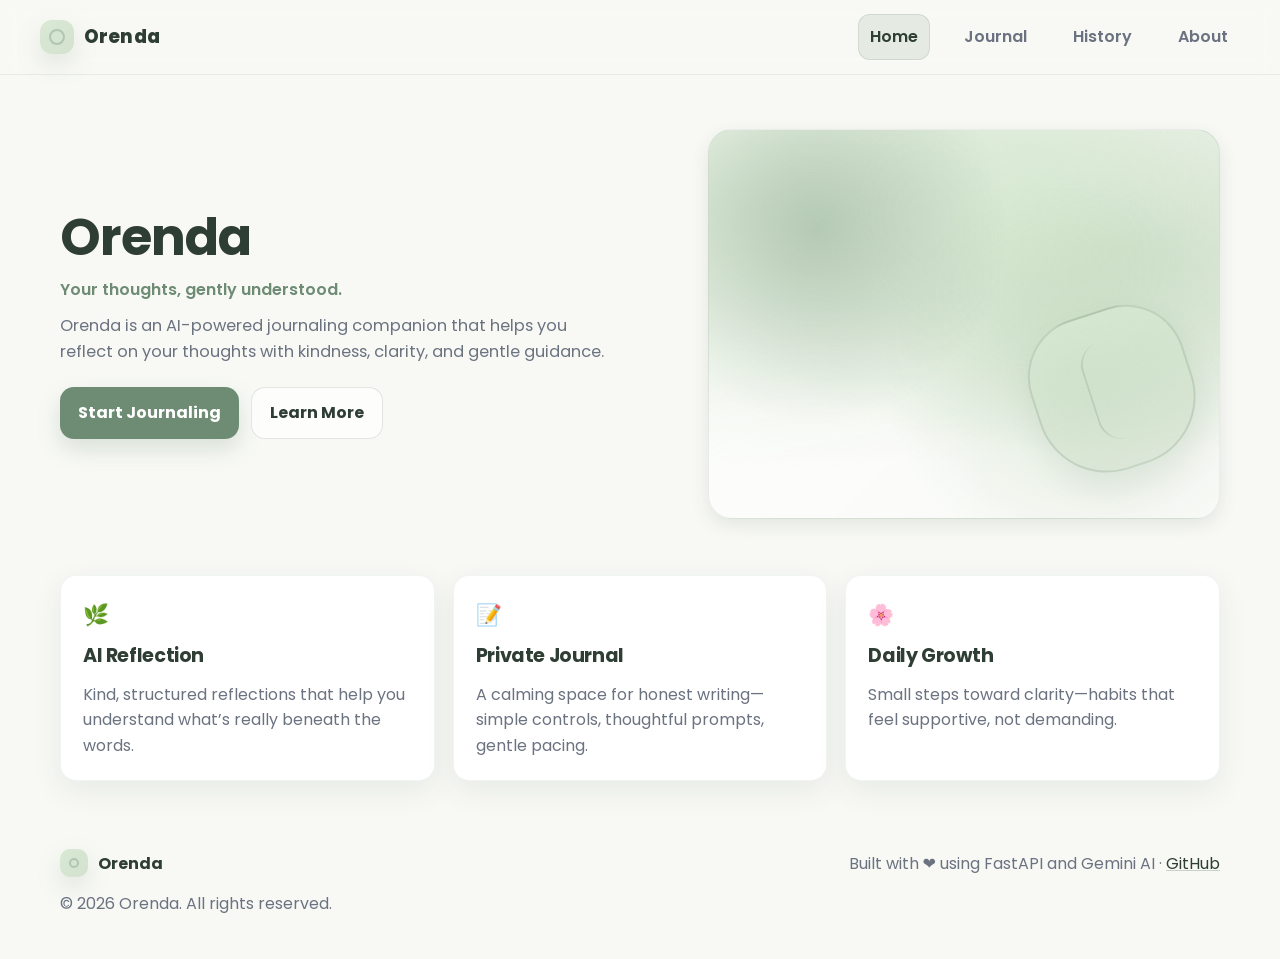
<file: frontend/index.html>
<!doctype html>
<html lang="en">
<head>
  <meta charset="utf-8" />
  <meta name="viewport" content="width=device-width, initial-scale=1" />
  <meta name="description" content="Orenda — Your thoughts, gently understood." />
  <title>Orenda — AI Journaling</title>

  <link rel="preconnect" href="https://fonts.googleapis.com">
  <link rel="preconnect" href="https://fonts.gstatic.com" crossorigin>
  <link href="https://fonts.googleapis.com/css2?family=Poppins:wght@300;400;500;600;700;800&display=swap" rel="stylesheet">

  <link rel="stylesheet" href="./style.css" />
</head>
<body>
  <header class="navbar" role="banner">
    <div class="container nav-inner">
      <a class="logo" href="./index.html" aria-label="Orenda Home">
        <span class="logo-mark" aria-hidden="true"></span>
        <span style="font-size:1.15rem">Orenda</span>
      </a>

      <nav class="nav-links" aria-label="Primary navigation">
        <a class="nav-link" href="./index.html" aria-current="page">Home</a>
        <a class="nav-link" href="./journal.html">Journal</a>
        <a class="nav-link" href="./history.html">History</a>
        <a class="nav-link" href="./about.html">About</a>
      </nav>

      <button class="hamburger" type="button" aria-label="Open menu" aria-expanded="false" aria-controls="mobilePanel">
        <svg width="20" height="20" viewBox="0 0 24 24" fill="none" xmlns="http://www.w3.org/2000/svg" aria-hidden="true">
          <path d="M4 7H20" stroke="currentColor" stroke-width="2" stroke-linecap="round"/>
          <path d="M4 12H20" stroke="currentColor" stroke-width="2" stroke-linecap="round"/>
          <path d="M4 17H20" stroke="currentColor" stroke-width="2" stroke-linecap="round"/>
        </svg>
      </button>
    </div>

    <div class="container mobile-panel" id="mobilePanel" aria-label="Mobile navigation">
      <nav class="mobile-links" aria-label="Mobile primary navigation">
        <a class="nav-link" href="./index.html" aria-current="page">Home</a>
        <a class="nav-link" href="./journal.html">Journal</a>
        <a class="nav-link" href="./history.html">History</a>
        <a class="nav-link" href="./about.html">About</a>
      </nav>
    </div>
  </header>

  <main class="page" role="main">
    <section class="hero">
      <div class="container hero-grid">
        <div>
          <h1 class="h1 reveal" style="margin-bottom:12px">Orenda</h1>
          <p class="p reveal" style="font-weight:600;color:var(--primary);margin-bottom:10px">Your thoughts, gently understood.</p>
          <p class="p reveal" style="font-size:1.02rem;max-width:56ch">
            Orenda is an AI-powered journaling companion that helps you reflect on your thoughts with kindness, clarity, and gentle guidance.
          </p>

          <div class="hero-actions reveal">
            <a class="btn" href="./journal.html" role="button" aria-label="Start journaling">Start Journaling</a>
            <a class="btn btn-ghost" href="./about.html" role="button" aria-label="Learn more">Learn More</a>
          </div>
        </div>

        <div class="illus reveal" aria-hidden="true">
          <div class="leaf"></div>
        </div>
      </div>
    </section>

    <section class="section">
      <div class="container">
        <div class="feature-grid">
          <article class="card card-pad card-hover reveal" aria-label="AI Reflection feature">
            <div style="font-size:1.3rem" aria-hidden="true">🌿</div>
            <h2 class="h2" style="font-size:1.2rem;margin-top:10px">AI Reflection</h2>
            <p class="p" style="margin-top:10px">Kind, structured reflections that help you understand what’s really beneath the words.</p>
          </article>

          <article class="card card-pad card-hover reveal" aria-label="Private Journal feature">
            <div style="font-size:1.3rem" aria-hidden="true">📝</div>
            <h2 class="h2" style="font-size:1.2rem;margin-top:10px">Private Journal</h2>
            <p class="p" style="margin-top:10px">A calming space for honest writing—simple controls, thoughtful prompts, gentle pacing.</p>
          </article>

          <article class="card card-pad card-hover reveal" aria-label="Daily Growth feature">
            <div style="font-size:1.3rem" aria-hidden="true">🌸</div>
            <h2 class="h2" style="font-size:1.2rem;margin-top:10px">Daily Growth</h2>
            <p class="p" style="margin-top:10px">Small steps toward clarity—habits that feel supportive, not demanding.</p>
          </article>
        </div>
      </div>
    </section>

    <footer class="footer" role="contentinfo">
      <div class="container footer-grid">
        <div style="display:flex;align-items:center;gap:10px">
          <span class="logo-mark" aria-hidden="true" style="width:28px;height:28px;border-radius:10px"></span>
          <strong style="color:var(--text)">Orenda</strong>
        </div>
        <div>
          <span>Built with ❤️ using FastAPI and Gemini AI</span>
          <span aria-hidden="true"> · </span>
          <a href="#" aria-label="GitHub link placeholder">GitHub</a>
        </div>
      </div>
      <div class="container" style="margin-top:14px">© <span id="year"></span> Orenda. All rights reserved.</div>
    </footer>
  </main>

  <script>
    // Small footer year helper (kept inline to avoid extra complexity across pages)
    document.getElementById('year').textContent = new Date().getFullYear();
  </script>
  <script src="./script.js" defer></script>
</body>
</html>
</file>
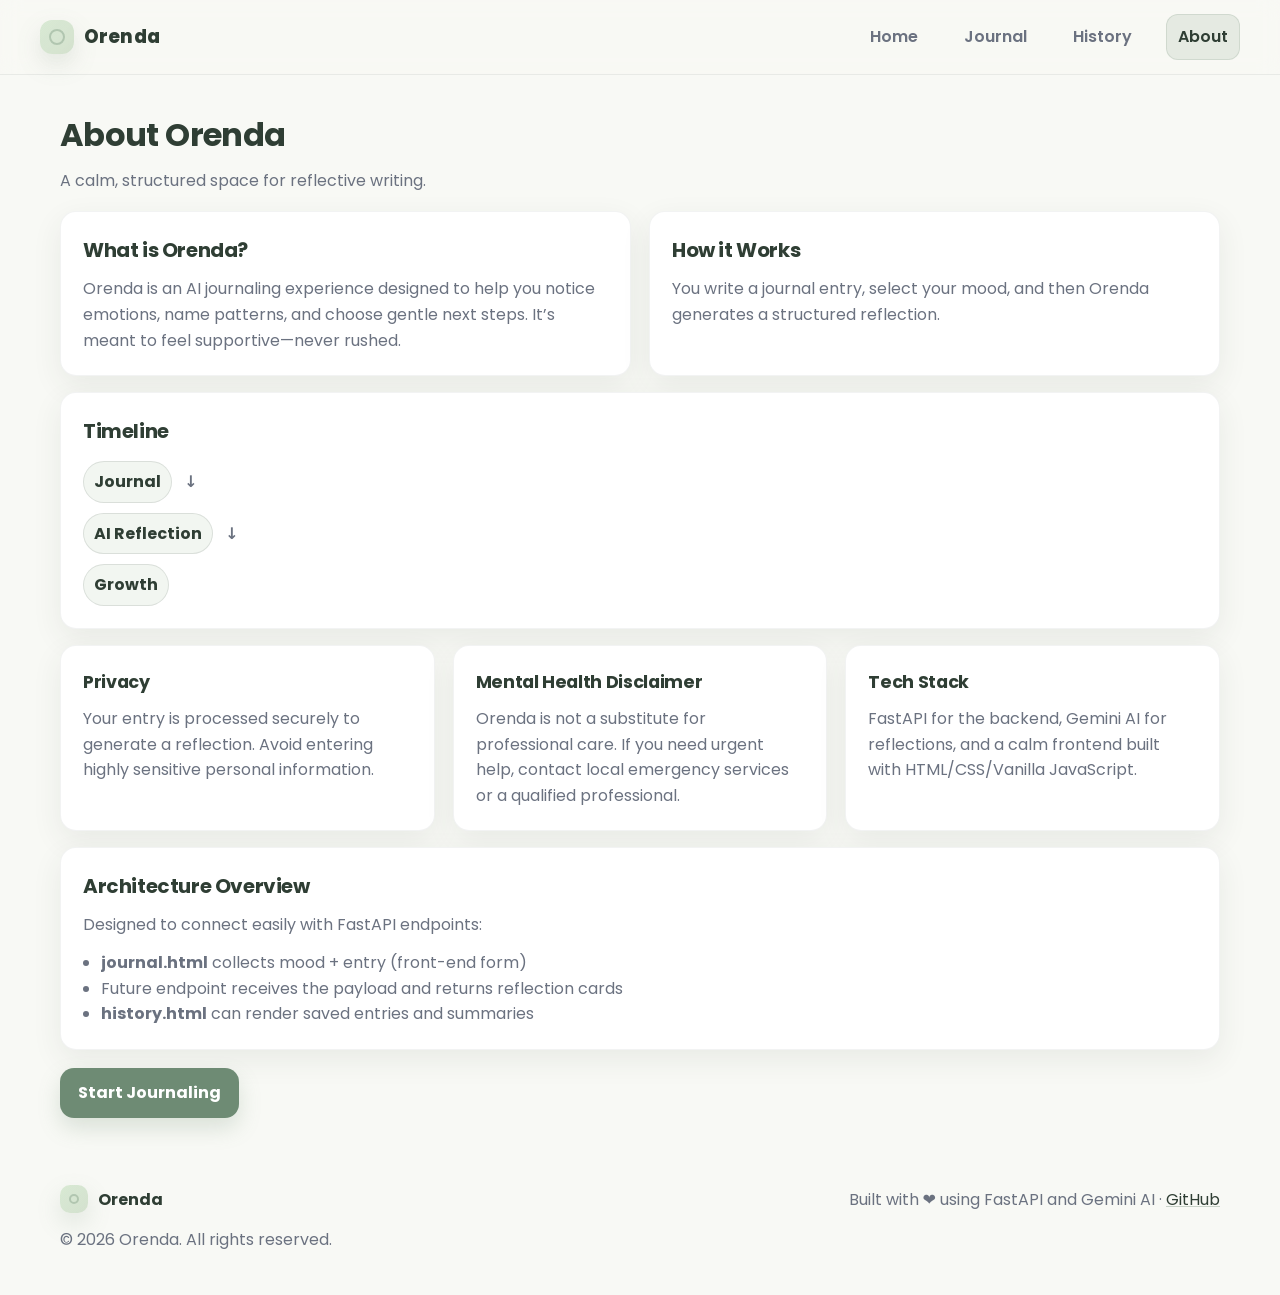
<file: frontend/about.html>
<!doctype html>
<html lang="en">
<head>
  <meta charset="utf-8" />
  <meta name="viewport" content="width=device-width, initial-scale=1" />
  <meta name="description" content="Orenda — About" />
  <title>Orenda — About</title>

  <link rel="preconnect" href="https://fonts.googleapis.com">
  <link rel="preconnect" href="https://fonts.gstatic.com" crossorigin>
  <link href="https://fonts.googleapis.com/css2?family=Poppins:wght@300;400;500;600;700;800&display=swap" rel="stylesheet">

  <link rel="stylesheet" href="./style.css" />
</head>
<body>
  <header class="navbar" role="banner">
    <div class="container nav-inner">
      <a class="logo" href="./index.html" aria-label="Orenda Home">
        <span class="logo-mark" aria-hidden="true"></span>
        <span style="font-size:1.15rem">Orenda</span>
      </a>

      <nav class="nav-links" aria-label="Primary navigation">
        <a class="nav-link" href="./index.html">Home</a>
        <a class="nav-link" href="./journal.html">Journal</a>
        <a class="nav-link" href="./history.html">History</a>
        <a class="nav-link" href="./about.html" aria-current="page">About</a>
      </nav>

      <button class="hamburger" type="button" aria-label="Open menu" aria-expanded="false" aria-controls="mobilePanel">
        <svg width="20" height="20" viewBox="0 0 24 24" fill="none" xmlns="http://www.w3.org/2000/svg" aria-hidden="true">
          <path d="M4 7H20" stroke="currentColor" stroke-width="2" stroke-linecap="round"/>
          <path d="M4 12H20" stroke="currentColor" stroke-width="2" stroke-linecap="round"/>
          <path d="M4 17H20" stroke="currentColor" stroke-width="2" stroke-linecap="round"/>
        </svg>
      </button>
    </div>

    <div class="container mobile-panel" id="mobilePanel" aria-label="Mobile navigation">
      <nav class="mobile-links" aria-label="Mobile primary navigation">
        <a class="nav-link" href="./index.html">Home</a>
        <a class="nav-link" href="./journal.html">Journal</a>
        <a class="nav-link" href="./history.html">History</a>
        <a class="nav-link" href="./about.html" aria-current="page">About</a>
      </nav>
    </div>
  </header>

  <main class="page" role="main">
    <section class="section">
      <div class="container">
        <div class="page-title">
          <div>
            <h1 class="h2 reveal" style="font-size:2rem">About Orenda</h1>
            <p class="p reveal" style="margin-top:8px">A calm, structured space for reflective writing.</p>
          </div>
        </div>

        <div class="feature-grid" style="grid-template-columns:repeat(2, 1fr); margin-bottom:16px">
          <article class="card card-pad card-hover reveal">
            <h2 class="h2" style="font-size:1.25rem">What is Orenda?</h2>
            <p class="p" style="margin-top:10px">
              Orenda is an AI journaling experience designed to help you notice emotions, name patterns, and choose gentle next steps.
              It’s meant to feel supportive—never rushed.
            </p>
          </article>

          <article class="card card-pad card-hover reveal">
            <h2 class="h2" style="font-size:1.25rem">How it Works</h2>
            <p class="p" style="margin-top:10px">
              You write a journal entry, select your mood, and then Orenda generates a structured reflection.
            </p>
          </article>
        </div>

        <div class="card card-pad reveal" style="margin-bottom:16px">
          <h2 class="h2" style="font-size:1.25rem">Timeline</h2>
          <div style="display:grid;grid-template-columns:1fr;gap:10px;margin-top:14px">
            <div style="display:flex;align-items:center;gap:12px">
              <span class="chip" aria-hidden="true">Journal</span>
              <span style="color:var(--muted);font-weight:800" aria-hidden="true">↓</span>
            </div>
            <div style="display:flex;align-items:center;gap:12px">
              <span class="chip" aria-hidden="true">AI Reflection</span>
              <span style="color:var(--muted);font-weight:800" aria-hidden="true">↓</span>
            </div>
            <div style="display:flex;align-items:center;gap:12px">
              <span class="chip" aria-hidden="true">Growth</span>
            </div>
          </div>
        </div>

        <div class="feature-grid" style="grid-template-columns:repeat(3, 1fr);">
          <article class="card card-pad reveal">
            <h2 class="h2" style="font-size:1.1rem">Privacy</h2>
            <p class="p" style="margin-top:10px">
              Your entry is processed securely to generate a reflection. Avoid entering highly sensitive personal information.
            </p>
          </article>

          <article class="card card-pad reveal">
            <h2 class="h2" style="font-size:1.1rem">Mental Health Disclaimer</h2>
            <p class="p" style="margin-top:10px">
              Orenda is not a substitute for professional care. If you need urgent help, contact local emergency services or a qualified professional.
            </p>
          </article>

          <article class="card card-pad reveal">
            <h2 class="h2" style="font-size:1.1rem">Tech Stack</h2>
            <p class="p" style="margin-top:10px">
              FastAPI for the backend, Gemini AI for reflections, and a calm frontend built with HTML/CSS/Vanilla JavaScript.
            </p>
          </article>
        </div>

        <div class="card card-pad reveal" style="margin-top:16px">
          <h2 class="h2" style="font-size:1.25rem">Architecture Overview</h2>
          <p class="p" style="margin-top:10px">
            Designed to connect easily with FastAPI endpoints:
          </p>
          <ul style="margin:12px 0 0; padding-left:18px; color:var(--muted)">
            <li><strong>journal.html</strong> collects mood + entry (front-end form)</li>
            <li>Future endpoint receives the payload and returns reflection cards</li>
            <li><strong>history.html</strong> can render saved entries and summaries</li>
          </ul>
        </div>

        <div style="margin-top:18px" class="reveal">
          <a class="btn" href="./journal.html" role="button" aria-label="Start journaling from about page">Start Journaling</a>
        </div>

      </div>
    </section>

    <footer class="footer" role="contentinfo">
      <div class="container footer-grid">
        <div style="display:flex;align-items:center;gap:10px">
          <span class="logo-mark" aria-hidden="true" style="width:28px;height:28px;border-radius:10px"></span>
          <strong style="color:var(--text)">Orenda</strong>
        </div>
        <div>
          <span>Built with ❤️ using FastAPI and Gemini AI</span>
          <span aria-hidden="true"> · </span>
          <a href="#" aria-label="GitHub link placeholder">GitHub</a>
        </div>
      </div>
      <div class="container" style="margin-top:14px">© <span id="year"></span> Orenda. All rights reserved.</div>
    </footer>
  </main>

  <script>
    document.getElementById('year').textContent = new Date().getFullYear();
  </script>
  <script src="./script.js" defer></script>
</body>
</html>
</file>
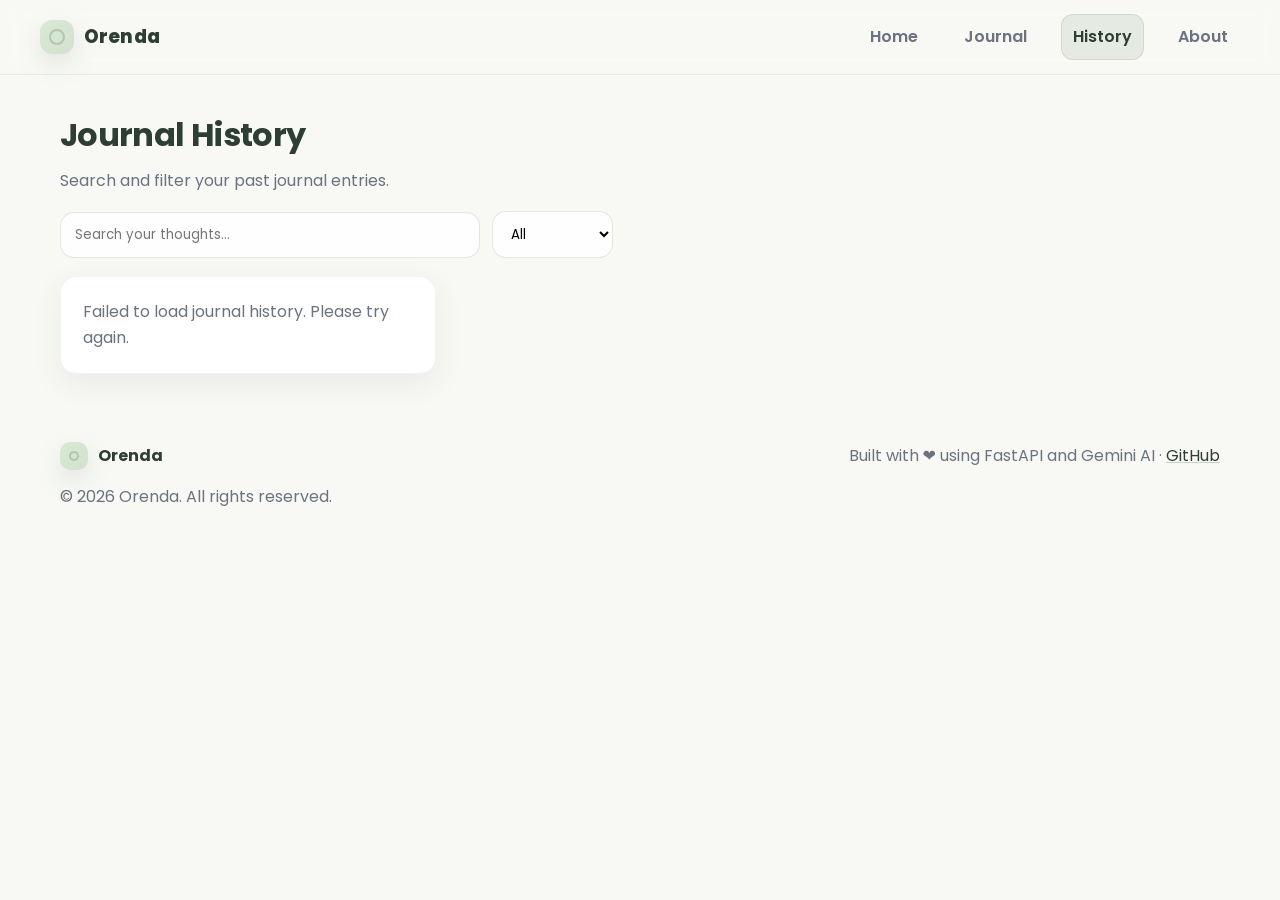
<file: frontend/history.html>
<!doctype html>
<html lang="en">
<head>
  <meta charset="utf-8" />
  <meta name="viewport" content="width=device-width, initial-scale=1" />
  <meta name="description" content="Orenda — Journal History" />
  <meta name="orenda-api" content="http://127.0.0.1:8000" />
  <title>Orenda — History</title>

  <link rel="preconnect" href="https://fonts.googleapis.com">
  <link rel="preconnect" href="https://fonts.gstatic.com" crossorigin>
  <link href="https://fonts.googleapis.com/css2?family=Poppins:wght@300;400;500;600;700;800&display=swap" rel="stylesheet">

  <link rel="stylesheet" href="./style.css" />
</head>
<body>
  <header class="navbar" role="banner">
    <div class="container nav-inner">
      <a class="logo" href="./index.html" aria-label="Orenda Home">
        <span class="logo-mark" aria-hidden="true"></span>
        <span style="font-size:1.15rem">Orenda</span>
      </a>

      <nav class="nav-links" aria-label="Primary navigation">
        <a class="nav-link" href="./index.html">Home</a>
        <a class="nav-link" href="./journal.html">Journal</a>
        <a class="nav-link" href="./history.html" aria-current="page">History</a>
        <a class="nav-link" href="./about.html">About</a>
      </nav>

      <button class="hamburger" type="button" aria-label="Open menu" aria-expanded="false" aria-controls="mobilePanel">
        <svg width="20" height="20" viewBox="0 0 24 24" fill="none" xmlns="http://www.w3.org/2000/svg" aria-hidden="true">
          <path d="M4 7H20" stroke="currentColor" stroke-width="2" stroke-linecap="round"/>
          <path d="M4 12H20" stroke="currentColor" stroke-width="2" stroke-linecap="round"/>
          <path d="M4 17H20" stroke="currentColor" stroke-width="2" stroke-linecap="round"/>
        </svg>
      </button>
    </div>

    <div class="container mobile-panel" id="mobilePanel" aria-label="Mobile navigation">
      <nav class="mobile-links" aria-label="Mobile primary navigation">
        <a class="nav-link" href="./index.html">Home</a>
        <a class="nav-link" href="./journal.html">Journal</a>
        <a class="nav-link" href="./history.html" aria-current="page">History</a>
        <a class="nav-link" href="./about.html">About</a>
      </nav>
    </div>
  </header>

  <main class="page" role="main">
    <section class="section">
      <div class="container">
        <div class="page-title">
          <div>
            <h1 class="h2 reveal" style="font-size:2rem">Journal History</h1>
            <p class="p reveal" style="margin-top:8px">Search and filter your past journal entries.</p>
          </div>
        </div>

        <div class="topbar reveal">
          <label class="sr-only" for="historySearch" style="position:absolute;left:-9999px">Search</label>
          <input id="historySearch" class="input" type="search" placeholder="Search your thoughts…" aria-label="Search journal history" />

          <label class="sr-only" for="moodFilter" style="position:absolute;left:-9999px">Filter by mood</label>
          <select id="moodFilter" class="select" aria-label="Filter by mood">
            <option value="All">All</option>
            <option value="Happy">Happy</option>
            <option value="Calm">Calm</option>
            <option value="Neutral">Neutral</option>
            <option value="Sad">Sad</option>
            <option value="Anxious">Anxious</option>
            <option value="Frustrated">Frustrated</option>
          </select>
        </div>

        <div id="historyGrid" class="history-grid" role="list" aria-label="Journal history entries">
          <!-- Filled by JS -->
        </div>

      </div>
    </section>

    <footer class="footer" role="contentinfo">
      <div class="container footer-grid">
        <div style="display:flex;align-items:center;gap:10px">
          <span class="logo-mark" aria-hidden="true" style="width:28px;height:28px;border-radius:10px"></span>
          <strong style="color:var(--text)">Orenda</strong>
        </div>
        <div>
          <span>Built with ❤️ using FastAPI and Gemini AI</span>
          <span aria-hidden="true"> · </span>
          <a href="#" aria-label="GitHub link placeholder">GitHub</a>
        </div>
      </div>
      <div class="container" style="margin-top:14px">© <span id="year"></span> Orenda. All rights reserved.</div>
    </footer>
  </main>

  <script>
    document.getElementById('year').textContent = new Date().getFullYear();
  </script>
  <script src="./script.js" defer></script>
</body>
</html>
</file>
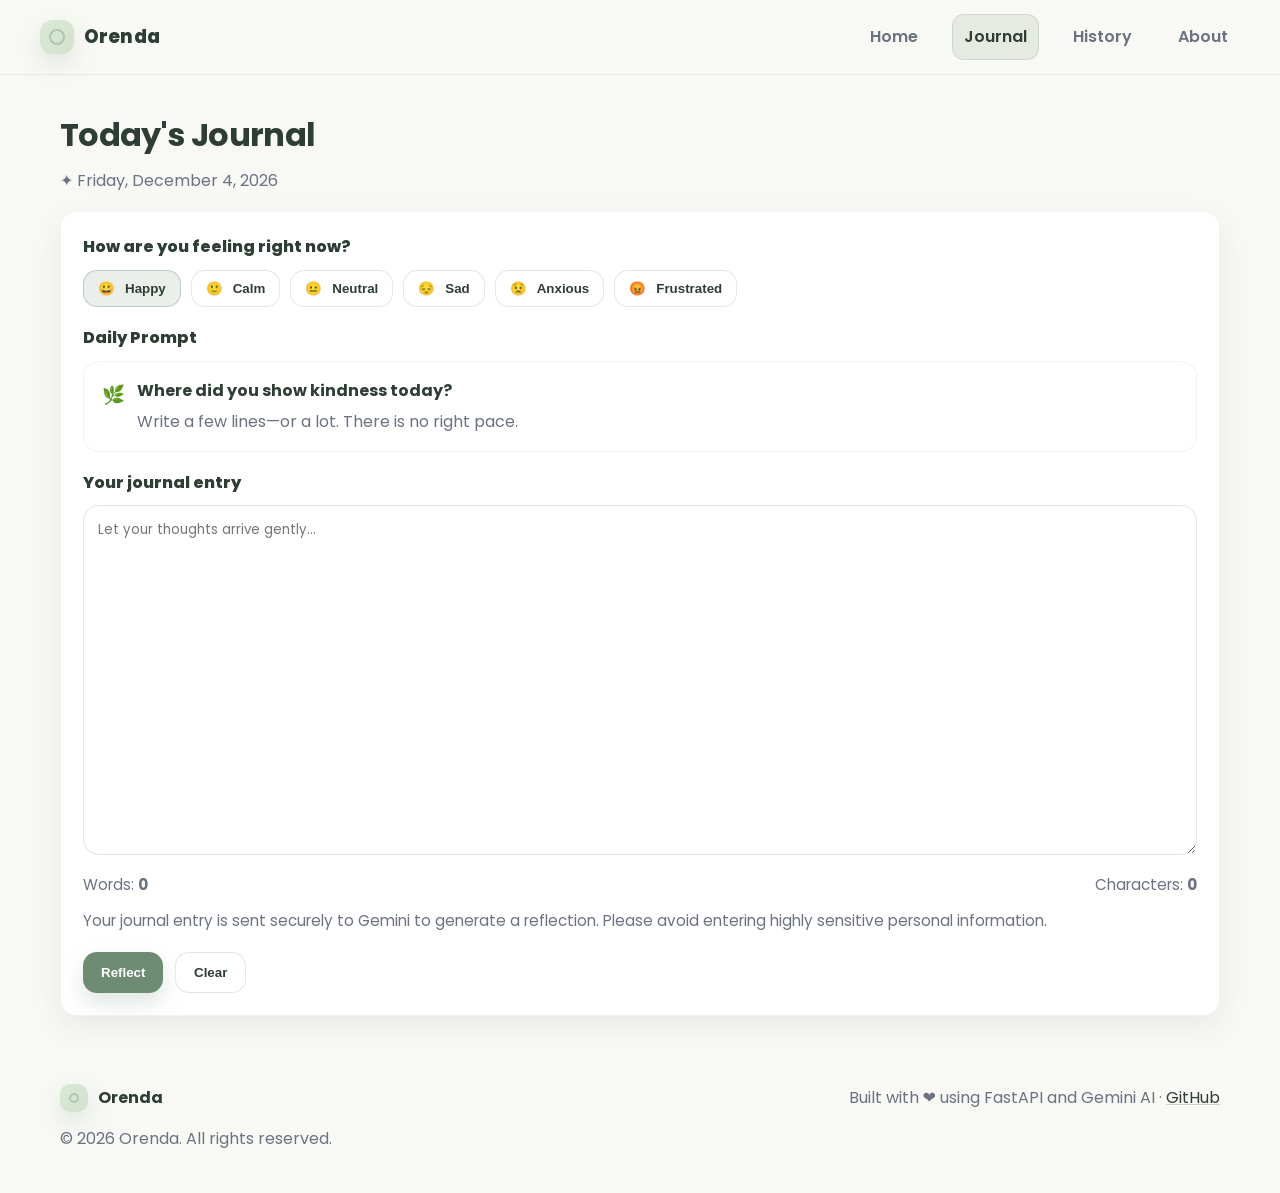
<file: frontend/journal.html>
<!doctype html>
<html lang="en">
<head>
  <meta charset="utf-8" />
  <meta name="viewport" content="width=device-width, initial-scale=1" />
  <meta name="description" content="Orenda — Today's Journal" />
  <meta name="orenda-api" content="http://127.0.0.1:8000" />
  <title>Orenda — Journal</title>

  <link rel="preconnect" href="https://fonts.googleapis.com">
  <link rel="preconnect" href="https://fonts.gstatic.com" crossorigin>
  <link href="https://fonts.googleapis.com/css2?family=Poppins:wght@300;400;500;600;700;800&display=swap" rel="stylesheet">

  <link rel="stylesheet" href="./style.css" />
</head>
<body>
  <header class="navbar" role="banner">
    <div class="container nav-inner">
      <a class="logo" href="./index.html" aria-label="Orenda Home">
        <span class="logo-mark" aria-hidden="true"></span>
        <span style="font-size:1.15rem">Orenda</span>
      </a>

      <nav class="nav-links" aria-label="Primary navigation">
        <a class="nav-link" href="./index.html">Home</a>
        <a class="nav-link" href="./journal.html" aria-current="page">Journal</a>
        <a class="nav-link" href="./history.html">History</a>
        <a class="nav-link" href="./about.html">About</a>
      </nav>

      <button class="hamburger" type="button" aria-label="Open menu" aria-expanded="false" aria-controls="mobilePanel">
        <svg width="20" height="20" viewBox="0 0 24 24" fill="none" xmlns="http://www.w3.org/2000/svg" aria-hidden="true">
          <path d="M4 7H20" stroke="currentColor" stroke-width="2" stroke-linecap="round"/>
          <path d="M4 12H20" stroke="currentColor" stroke-width="2" stroke-linecap="round"/>
          <path d="M4 17H20" stroke="currentColor" stroke-width="2" stroke-linecap="round"/>
        </svg>
      </button>
    </div>

    <div class="container mobile-panel" id="mobilePanel" aria-label="Mobile navigation">
      <nav class="mobile-links" aria-label="Mobile primary navigation">
        <a class="nav-link" href="./index.html">Home</a>
        <a class="nav-link" href="./journal.html" aria-current="page">Journal</a>
        <a class="nav-link" href="./history.html">History</a>
        <a class="nav-link" href="./about.html">About</a>
      </nav>
    </div>
  </header>

  <main class="page" role="main">
    <section class="section">
      <div class="container">
        <div class="page-title">
          <div>
            <h1 class="h2 reveal" style="font-size:2rem">Today's Journal</h1>
            <p class="p reveal" style="margin-top:8px">
              <span aria-label="Today date">✦ <span id="todayDate"></span></span>
            </p>
          </div>
        </div>

        <div class="card card-pad reveal" style="padding:22px">
          <div style="display:grid;grid-template-columns:1fr;gap:18px">

            <!-- Mood selector -->
            <div>
              <p class="label">How are you feeling right now?</p>
              <div class="mood-row" role="group" aria-label="Mood selector">
                <button type="button" class="mood-btn" data-mood="Happy" aria-pressed="false">😀 <span>Happy</span></button>
                <button type="button" class="mood-btn" data-mood="Calm" aria-pressed="false">🙂 <span>Calm</span></button>
                <button type="button" class="mood-btn" data-mood="Neutral" aria-pressed="false">😐 <span>Neutral</span></button>
                <button type="button" class="mood-btn" data-mood="Sad" aria-pressed="false">😔 <span>Sad</span></button>
                <button type="button" class="mood-btn" data-mood="Anxious" aria-pressed="false">😟 <span>Anxious</span></button>
                <button type="button" class="mood-btn" data-mood="Frustrated" aria-pressed="false">😡 <span>Frustrated</span></button>
              </div>
            </div>

            <!-- Prompt -->
            <div>
              <p class="label">Daily Prompt</p>
              <div class="card prompt-box" style="box-shadow:none">
                <div class="prompt-emoji" aria-hidden="true">🌿</div>
                <div>
                  <p style="margin:0;color:var(--text);font-weight:700" id="dailyPrompt">Loading prompt…</p>
                  <p class="p" style="margin:6px 0 0">Write a few lines—or a lot. There is no right pace.</p>
                </div>
              </div>
            </div>

            <!-- Journal textarea -->
            <div>
              <p class="label">Your journal entry</p>
              <textarea id="journalText" class="textarea" aria-label="Journal entry textarea" placeholder="Let your thoughts arrive gently…"></textarea>
              <div class="counter-row" aria-live="polite">
                <span>Words: <strong id="wordCount">0</strong></span>
                <span>Characters: <strong id="charCount">0</strong></span>
              </div>

              <p class="p" style="margin:12px 0 0;font-size:.95rem">
                Your journal entry is sent securely to Gemini to generate a reflection. Please avoid entering highly sensitive personal information.
              </p>
            </div>

            <!-- Actions -->
            <div style="display:flex;gap:12px;flex-wrap:wrap">
              <button id="reflectBtn" class="btn" type="button" aria-label="Reflect">Reflect</button>
              <button id="clearBtn" class="btn btn-ghost" type="button" aria-label="Clear journal entry">Clear</button>
            </div>

          </div>
        </div>

        <!-- Reflection section (hidden by default) -->
        <div id="reflectionWrap" class="hidden" style="margin-top:18px" aria-label="Reflection section">
          <div id="reflectionArea" class="fade-expand">
            <div class="page-title" style="margin-top:10px">
              <div>
                <h2 class="h2 reveal" style="font-size:1.7rem">Your Gentle Reflection</h2>
                <p class="p reveal" id="reflectionSubtitle" style="margin-top:8px">Reflections appear here after you journal.</p>
              </div>
            </div>

            <div class="reflection-grid" role="list" aria-label="Reflection cards">
              <article class="card card-pad reveal" role="listitem" aria-label="Reflection summary">
                <h3 style="margin:0;font-size:1.05rem">Summary</h3>
                <p class="p" style="margin-top:10px" id="cardSummary">Lorem ipsum placeholder. Your thoughts are being held with care, and patterns are beginning to show.</p>
              </article>


              <article class="card card-pad reveal" role="listitem" aria-label="Emotions">
                <h3 style="margin:0;font-size:1.05rem">Emotions</h3>
                <div class="chips" aria-label="Emotion chips" id="cardEmotions">
                  <span class="chip">Hopeful</span>
                  <span class="chip">Curious</span>
                  <span class="chip">Tired</span>
                </div>

              </article>

              <article class="card card-pad reveal" role="listitem" aria-label="Reflection questions">
                <h3 style="margin:0;font-size:1.05rem">Reflection Questions</h3>
                <ol class="q" id="cardQuestions">
                  <li>What do you need to hear right now—without judgment?</li>
                  <li>What small choice could make today a little kinder?</li>
                </ol>
              </article>

              <article class="card card-pad reveal" role="listitem" aria-label="Encouragement">
                <h3 style="margin:0;font-size:1.05rem">Encouragement</h3>
                <p class="p" style="margin-top:10px" id="cardEncouragement">
                  You don\'t have to solve everything at once. Let your honesty be the first step—and your compassion the second.
                </p>
              </article>

              <article class="card card-pad reveal" role="listitem" aria-label="Small goal">
                <h3 style="margin:0;font-size:1.05rem">Small Goal</h3>
                <p class="p" style="margin-top:10px" id="cardGoal">Take one slow breath, then write one sentence you\'re proud of.</p>
              </article>


              <article class="card card-pad reveal" role="listitem" aria-label="Today's bloom">
                <h3 style="margin:0;font-size:1.05rem">Today's Bloom</h3>
                <p class="p" style="margin-top:10px;font-weight:700;color:var(--primary)" id="cardBloom">“Softness is strength you can practice.”</p>
              </article>

            </div>

            <div style="margin-top:16px" class="reveal">
              <a class="btn btn-ghost" href="./history.html" role="button" aria-label="Go to history">View Journal History</a>
            </div>
          </div>
        </div>

      </div>
    </section>

    <footer class="footer" role="contentinfo">
      <div class="container footer-grid">
        <div style="display:flex;align-items:center;gap:10px">
          <span class="logo-mark" aria-hidden="true" style="width:28px;height:28px;border-radius:10px"></span>
          <strong style="color:var(--text)">Orenda</strong>
        </div>
        <div>
          <span>Built with ❤️ using FastAPI and Gemini AI</span>
          <span aria-hidden="true"> · </span>
          <a href="#" aria-label="GitHub link placeholder">GitHub</a>
        </div>
      </div>
      <div class="container" style="margin-top:14px">© <span id="year"></span> Orenda. All rights reserved.</div>
    </footer>
  </main>

  <script>
    document.getElementById('year').textContent = new Date().getFullYear();
  </script>
  <script src="./script.js" defer></script>
</body>
</html>
</file>
<file: frontend/style.css>
:root{
  --bg:#F8F9F5;
  --primary:#6E8B74;
  --secondary:#A7C4A0;
  --accent:#D8E9D3;
  --card:#FFFFFF;
  --text:#2F3E34;
  --muted:#6B7280;
  --btn:#6E8B74;
  --btnHover:#58715D;

  --radius:16px;
  --shadow:0 10px 30px rgba(47,62,52,.08);
  --shadow2:0 6px 18px rgba(47,62,52,.10);
  --border:rgba(47,62,52,.10);

  --max:1200px;

  --focus: 0 0 0 4px rgba(110,139,116,.25);
}

*{box-sizing:border-box}
html{scroll-behavior:smooth}
body{
  margin:0;
  background:var(--bg);
  color:var(--text);
  font-family:"Poppins", system-ui, -apple-system, Segoe UI, Roboto, Arial, sans-serif;
  line-height:1.6;
}

img{max-width:100%;display:block}
a{color:inherit;text-decoration:none}

.container{max-width:var(--max);margin:0 auto;padding:0 20px}

/* Typography */
.h1{
  font-size:clamp(2rem, 4vw, 3.2rem);
  letter-spacing:-.02em;
  line-height:1.1;
  margin:0;
}
.h2{
  font-size:clamp(1.5rem, 2.6vw, 2.1rem);
  letter-spacing:-.02em;
  margin:0;
}

.p{margin:0;color:var(--muted)}

/* Navbar */
.navbar{
  position:sticky;top:0;z-index:50;
  backdrop-filter:saturate(140%) blur(10px);
  background:rgba(248,249,245,.75);
  border-bottom:1px solid rgba(47,62,52,.08);
}
.nav-inner{
  display:flex;align-items:center;justify-content:space-between;
  padding:14px 0;
}
.logo{
  display:flex;align-items:center;gap:10px;
  font-weight:800;letter-spacing:.01em;
}
.logo-mark{
  width:34px;height:34px;border-radius:12px;
  background:linear-gradient(135deg, var(--accent), rgba(167,196,160,.45));
  box-shadow:0 10px 24px rgba(110,139,116,.18);
  position:relative;
}
.logo-mark::after{
  content:"";
  position:absolute;inset:9px;
  border-radius:10px;
  border:2px solid rgba(110,139,116,.35);
}
.nav-links{display:flex;gap:22px;align-items:center}
.nav-link{
  padding:10px 12px;border-radius:12px;
  color:var(--muted);
  font-weight:600;
  transition:background .2s ease, color .2s ease, transform .2s ease;
}
.nav-link:hover{background:rgba(110,139,116,.10);color:var(--text);transform:translateY(-1px)}
.nav-link[aria-current="page"]{
  background:rgba(110,139,116,.14);
  color:var(--text);
  box-shadow:inset 0 0 0 1px rgba(110,139,116,.18);
}

.hamburger{
  display:none;
  width:44px;height:44px;border-radius:14px;
  border:1px solid rgba(47,62,52,.10);
  background:rgba(255,255,255,.65);
  align-items:center;justify-content:center;
}
.hamburger:focus-visible{outline:none;box-shadow:var(--focus)}

.hamburger svg{opacity:.85}

.mobile-panel{
  display:none;
  padding:10px 0 18px;
}
.mobile-links{display:flex;flex-direction:column;gap:10px}
.mobile-links .nav-link{width:100%}

/* Buttons */
.btn{
  display:inline-flex;align-items:center;justify-content:center;
  gap:10px;
  border:none;
  background:var(--btn);
  color:white;
  padding:12px 18px;
  border-radius:14px;
  font-weight:700;
  cursor:pointer;
  box-shadow:0 10px 22px rgba(110,139,116,.22);
  transition:transform .18s ease, background .18s ease, box-shadow .18s ease, opacity .18s ease;
  will-change:transform;
}
.btn:hover{background:var(--btnHover);transform:translateY(-2px);box-shadow:0 14px 26px rgba(110,139,116,.24)}
.btn:active{transform:translateY(-1px)}
.btn:focus-visible{outline:none;box-shadow:var(--focus)}

.btn-ghost{
  background:rgba(255,255,255,.65);
  color:var(--text);
  border:1px solid rgba(47,62,52,.12);
  box-shadow:none;
}
.btn-ghost:hover{background:rgba(110,139,116,.10);border-color:rgba(110,139,116,.18);box-shadow:none}

.btn-sm{
  padding:10px 14px;
  border-radius:12px;
  font-weight:700;
  font-size:.95rem;
}

/* Cards */
.card{
  background:var(--card);
  border-radius:var(--radius);
  box-shadow:var(--shadow);
  border:1px solid rgba(47,62,52,.06);
}

.card-pad{padding:22px}

.feature-grid{display:grid;grid-template-columns:repeat(3,1fr);gap:18px}

/* Hero */
.hero{
  padding:54px 0 22px;
}
.hero-grid{display:grid;grid-template-columns:1.1fr .9fr;gap:22px;align-items:center}
.hero-actions{display:flex;gap:12px;flex-wrap:wrap;margin-top:22px}

.illus{
  height:390px;
  border-radius:24px;
  background:
    radial-gradient(1200px 500px at 20% 20%, rgba(216,233,211,.9), transparent 52%),
    radial-gradient(900px 420px at 80% 30%, rgba(167,196,160,.55), transparent 50%),
    linear-gradient(135deg, rgba(255,255,255,.7), rgba(255,255,255,.35));
  border:1px solid rgba(47,62,52,.08);
  box-shadow:var(--shadow2);
  position:relative;
  overflow:hidden;
}
.illus::before{
  content:"";
  position:absolute;inset:-40px;
  background:
    radial-gradient(circle at 25% 30%, rgba(110,139,116,.35), transparent 35%),
    radial-gradient(circle at 70% 60%, rgba(167,196,160,.35), transparent 40%),
    radial-gradient(circle at 60% 25%, rgba(216,233,211,.55), transparent 35%);
  filter:saturate(110%);
}
.leaf{
  position:absolute;
  width:160px;height:160px;border-radius:60px 60px 70px 70px;
  border:2px solid rgba(110,139,116,.22);
  background:linear-gradient(180deg, rgba(216,233,211,.75), rgba(167,196,160,.25));
  transform:rotate(-18deg);
  right:26px;bottom:48px;
  box-shadow:0 18px 30px rgba(110,139,116,.12);
}
.leaf::after{
  content:"";position:absolute;inset:28px 54px 28px 54px;
  border-left:2px solid rgba(110,139,116,.25);
  border-radius:999px;
  opacity:.9;
}

/* Sections */
.section{padding:34px 0}
.page-title{display:flex;align-items:flex-end;justify-content:space-between;gap:14px;margin-bottom:18px}

/* Forms */
.mood-row{display:flex;flex-wrap:wrap;gap:10px}
.mood-btn{
  flex:0 0 auto;
  border-radius:14px;
  border:1px solid rgba(47,62,52,.12);
  background:rgba(255,255,255,.7);
  padding:10px 14px;
  cursor:pointer;
  transition:transform .18s ease, background .18s ease, border-color .18s ease;
  display:flex;align-items:center;gap:10px;
  font-weight:700;
  color:var(--text);
}
.mood-btn:hover{transform:translateY(-2px);border-color:rgba(110,139,116,.25);background:rgba(110,139,116,.08)}
.mood-btn:focus-visible{outline:none;box-shadow:var(--focus)}
.mood-btn[aria-pressed="true"]{
  background:rgba(110,139,116,.14);
  border-color:rgba(110,139,116,.35);
}

.label{font-weight:800;margin:0 0 10px}

.textarea{
  width:100%;
  border-radius:16px;
  padding:14px 14px;
  border:1px solid rgba(47,62,52,.12);
  background:rgba(255,255,255,.75);
  font-family:inherit;
  color:var(--text);
  min-height:350px;
  resize:vertical;
  box-shadow:none;
}
.textarea:focus-visible{outline:none;box-shadow:var(--focus)}

.counter-row{display:flex;justify-content:space-between;gap:12px;flex-wrap:wrap;margin-top:10px;color:var(--muted);font-size:.95rem}

.hr-soft{height:1px;background:rgba(47,62,52,.08);border:none;margin:18px 0}

/* Prompt */
.prompt-box{padding:16px 18px; display:flex; gap:12px; align-items:flex-start}
.prompt-emoji{font-size:1.15rem; margin-top:2px}

/* Reflection */
.hidden{display:none}
.fade-expand{
  overflow:hidden;
  animation:panelIn .45s ease both;
  transform-origin:top;
}
@keyframes panelIn{
  from{opacity:0;transform:translateY(10px) scale(.99);max-height:0}
  to{opacity:1;transform:translateY(0) scale(1);max-height:2000px}
}

.reflection-grid{display:grid;grid-template-columns:repeat(2,1fr);gap:16px}

.chips{display:flex;gap:8px;flex-wrap:wrap;margin-top:10px}
.chip{
  padding:7px 10px;border-radius:999px;
  border:1px solid rgba(47,62,52,.12);
  background:rgba(167,196,160,.15);
  font-weight:700;
  color:var(--text);
}

ol.q{
  padding-left:18px;
  margin:10px 0 0;
  color:var(--muted);
}

/* History */
.topbar{display:flex;gap:12px;align-items:center;flex-wrap:wrap;margin-bottom:18px}
.input{
  width:min(420px, 100%);
  padding:12px 14px;
  border-radius:14px;
  border:1px solid rgba(47,62,52,.12);
  background:rgba(255,255,255,.75);
  font-family:inherit;
}
.input:focus-visible{outline:none;box-shadow:var(--focus)}
.select{
  padding:12px 14px;
  border-radius:14px;
  border:1px solid rgba(47,62,52,.12);
  background:rgba(255,255,255,.75);
  font-family:inherit;
}

.history-grid{display:grid;grid-template-columns:repeat(3,1fr);gap:16px}

/* Animations */
.reveal{opacity:1;transform:translateY(0);transition:opacity .6s ease, transform .6s ease}
.reveal.is-visible{opacity:1;transform:translateY(0)}

.card-hover{
  transition:transform .18s ease, box-shadow .18s ease, border-color .18s ease;
}
.card-hover:hover{transform:translateY(-4px);box-shadow:0 18px 40px rgba(47,62,52,.12);border-color:rgba(110,139,116,.22)}

/* Footer */
.footer{padding:34px 0 42px;color:var(--muted)}
.footer-grid{display:flex;align-items:center;justify-content:space-between;gap:14px;flex-wrap:wrap}
.footer a{color:var(--text);text-decoration:underline;text-decoration-color:rgba(110,139,116,.35)}

/* Page transitions (gentle) */
.page{min-height:60vh}

/* Responsive */
@media (max-width: 980px){
  .hero-grid{grid-template-columns:1fr;}
  .illus{height:300px}
  .feature-grid{grid-template-columns:1fr;}
  .reflection-grid{grid-template-columns:1fr;}
  .history-grid{grid-template-columns:1fr;}
  .nav-links{display:none}
  .hamburger{display:flex}
  .mobile-panel.is-open{display:block}
}

/* Reduced motion */
@media (prefers-reduced-motion: reduce){
  html{scroll-behavior:auto}
  .reveal{transition:none}
  .fade-expand{animation:none}
  .btn, .card-hover, .mood-btn, .nav-link{transition:none}
}
</file>
